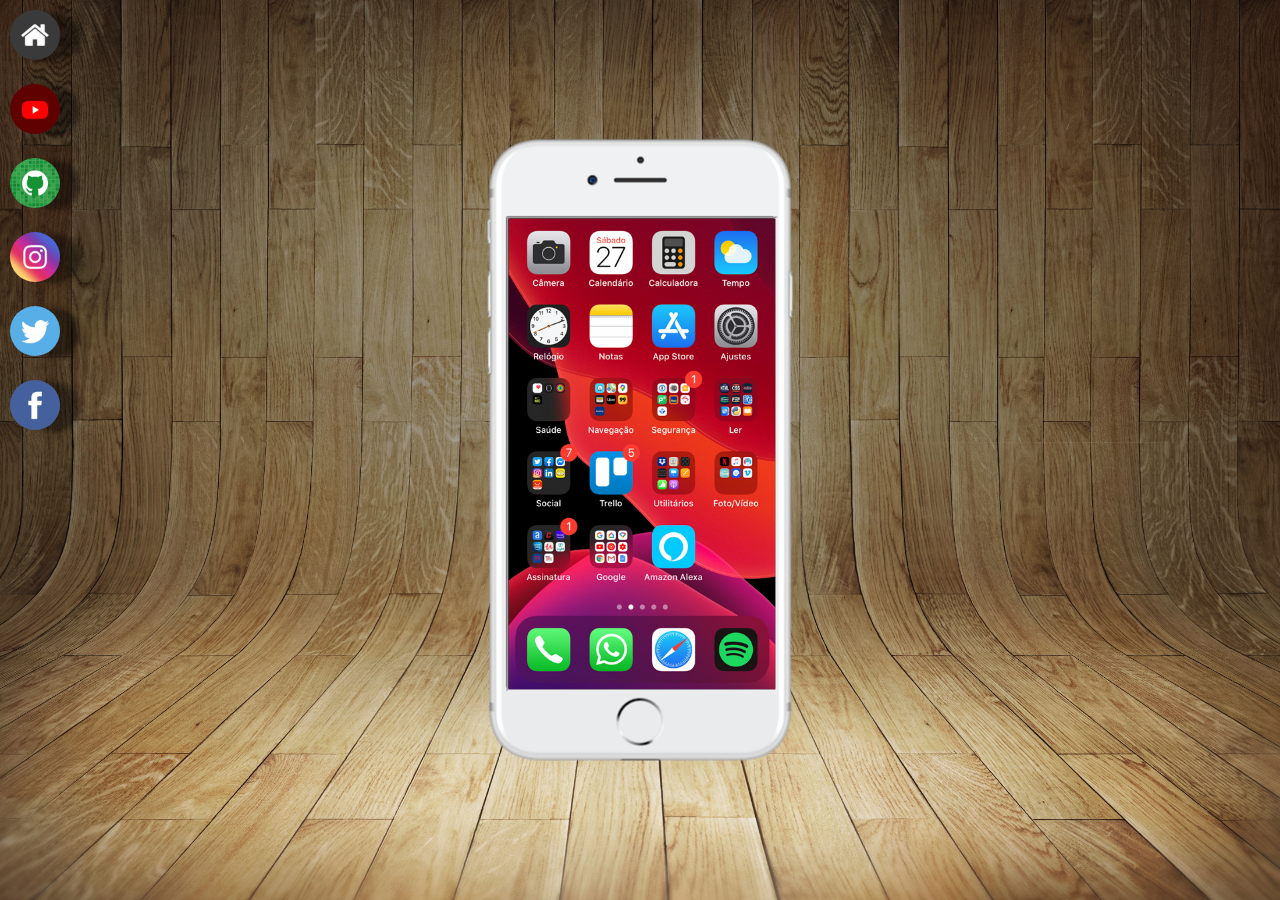
<file: index.html>
<!DOCTYPE html>
<html lang="pt-br">
<head>
    <meta charset="UTF-8">
    <meta http-equiv="X-UA-Compatible" content="IE=edge">
    <meta name="viewport" content="width=device-width, initial-scale=1.0">
    <link rel="shortcut icon" href="favicon.ico" type="image/x-icon">
    <title>Projeto Redes Sociais</title>
    <link rel="stylesheet" href="estilos/style.css">
</head>
<body>
    <main>
        <section id="telefone">
            <iframe src="home.html" name="tela" id="tela" >
                seu navegador não é compatível com isso
            </iframe>
        </section>
           
        <section id="redes-sociais">
            <a href="home.html" target="tela"><img src="imagens/logo-home.jpg" alt="home"></a><br>


            <a href="youtube.html" target="tela"><img src="imagens/logo-youtube.jpg" alt="youtube"></a><br>


            <a href="github.html" target="tela"><img src="imagens/logo-github.jpg" alt="github"></a><br>


        <a href="instagram.html" target="tela"><img src="imagens/logo-instagram.jpg" alt="instagram"></a><br>

        
            <a href="#" target="tela"><img src="imagens/logo-twitter.jpg" alt="twitter"></a><br>

            
            <a href="fecebook.html" target="tela"><img src="imagens/logo-facebook.jpg" alt="facebook"></a><br>
        </section>
    </main>
</html>
</file>
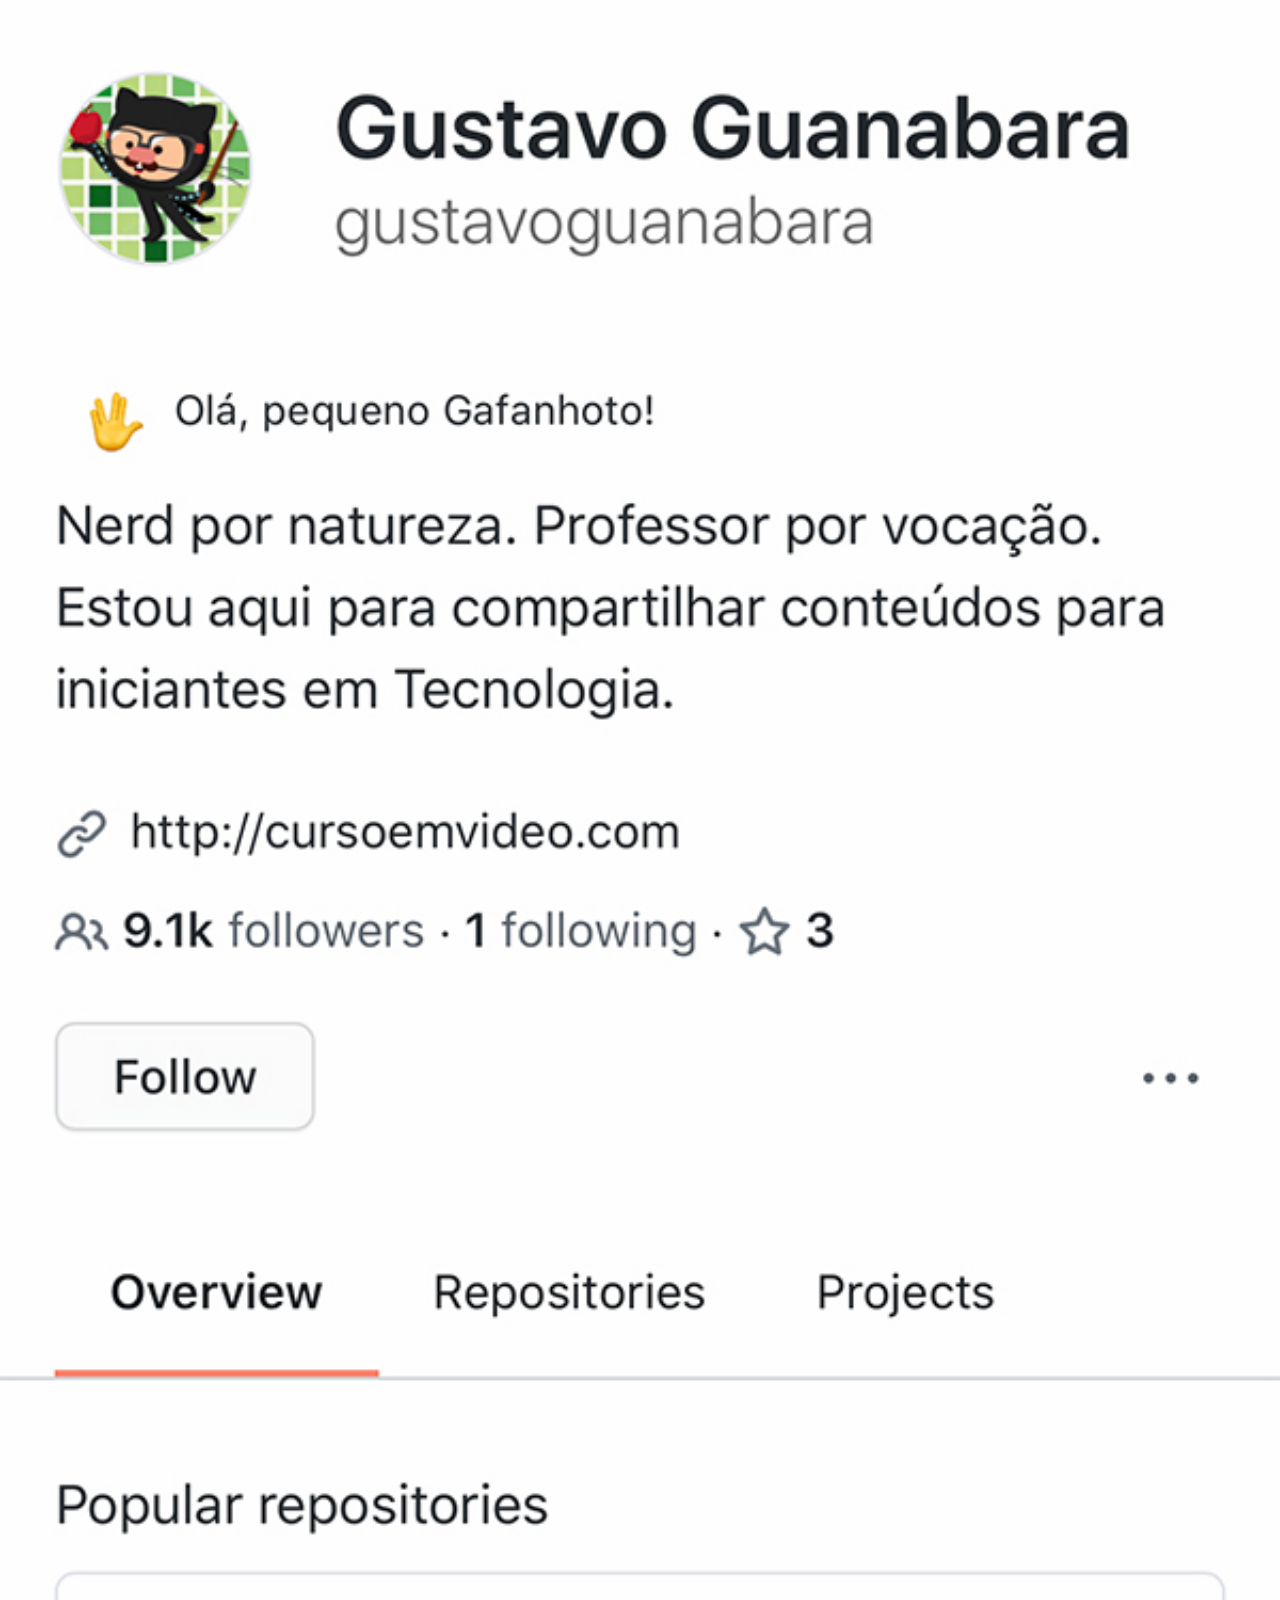
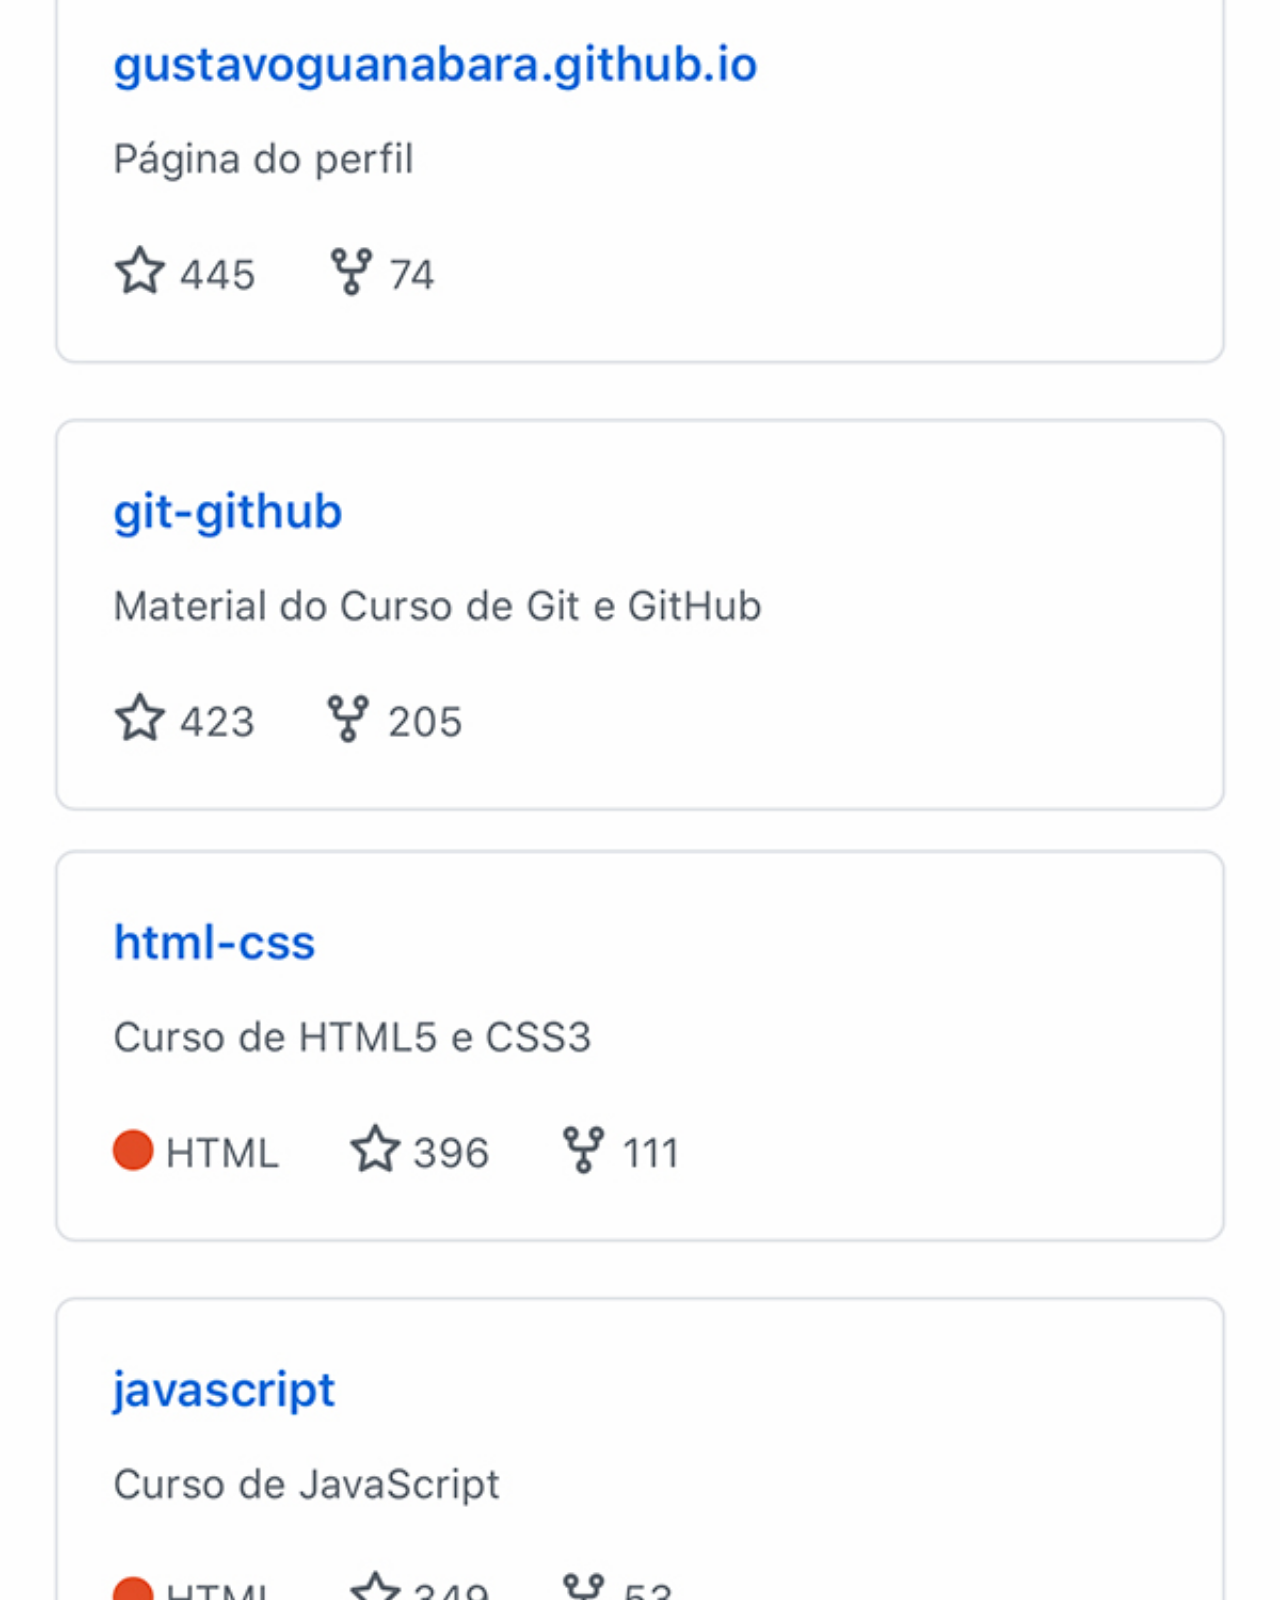
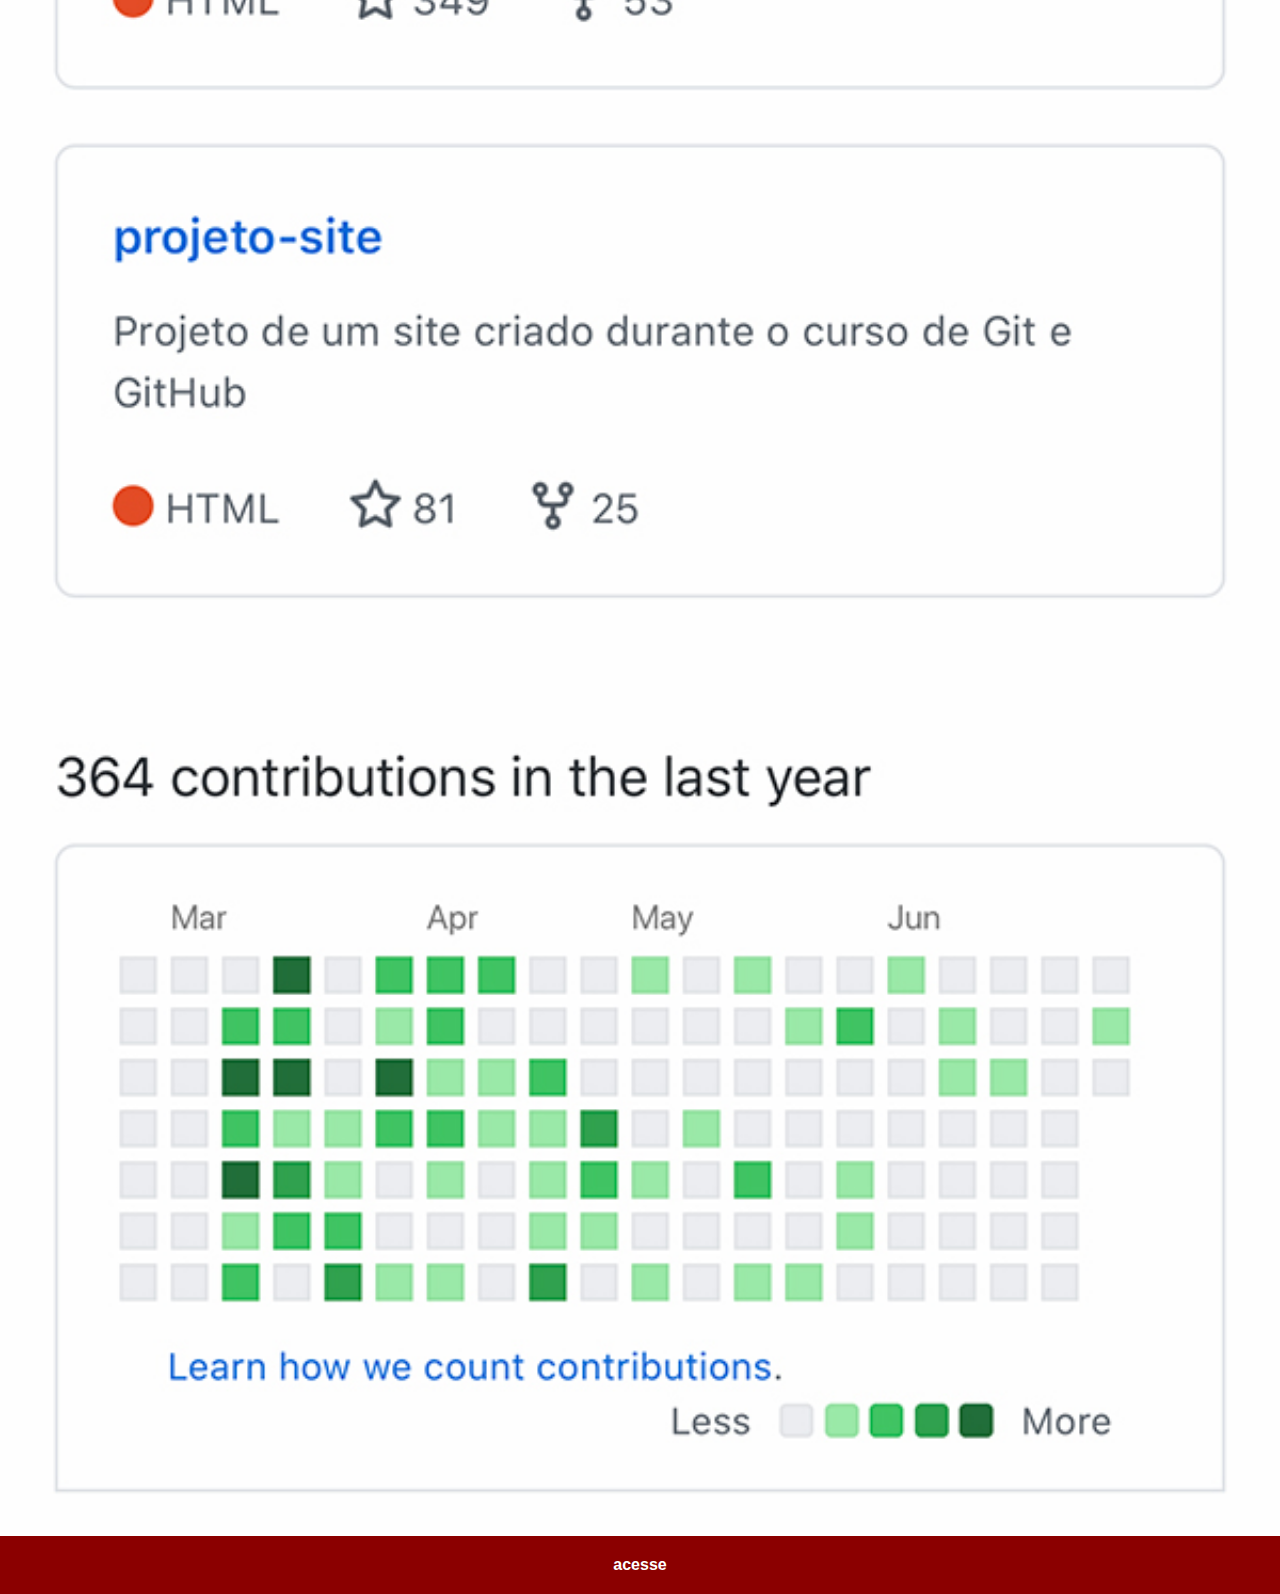
<file: github.html>
<!DOCTYPE html>
<html lang="pt-br">
<head>
    <meta charset="UTF-8">
    <meta http-equiv="X-UA-Compatible" content="IE=edge">
    <meta name="viewport" content="width=device-width, initial-scale=1.0">
    <title>github</title>
    <link rel="stylesheet" href="estilos/social.css">
</head>
<body>

    <img src="imagens/tela-github.jpg" alt="github">
    <a href="https://github.com/gustavoguanabara" target="_blank">acesse</a>
    
</body>
</html>
</file>
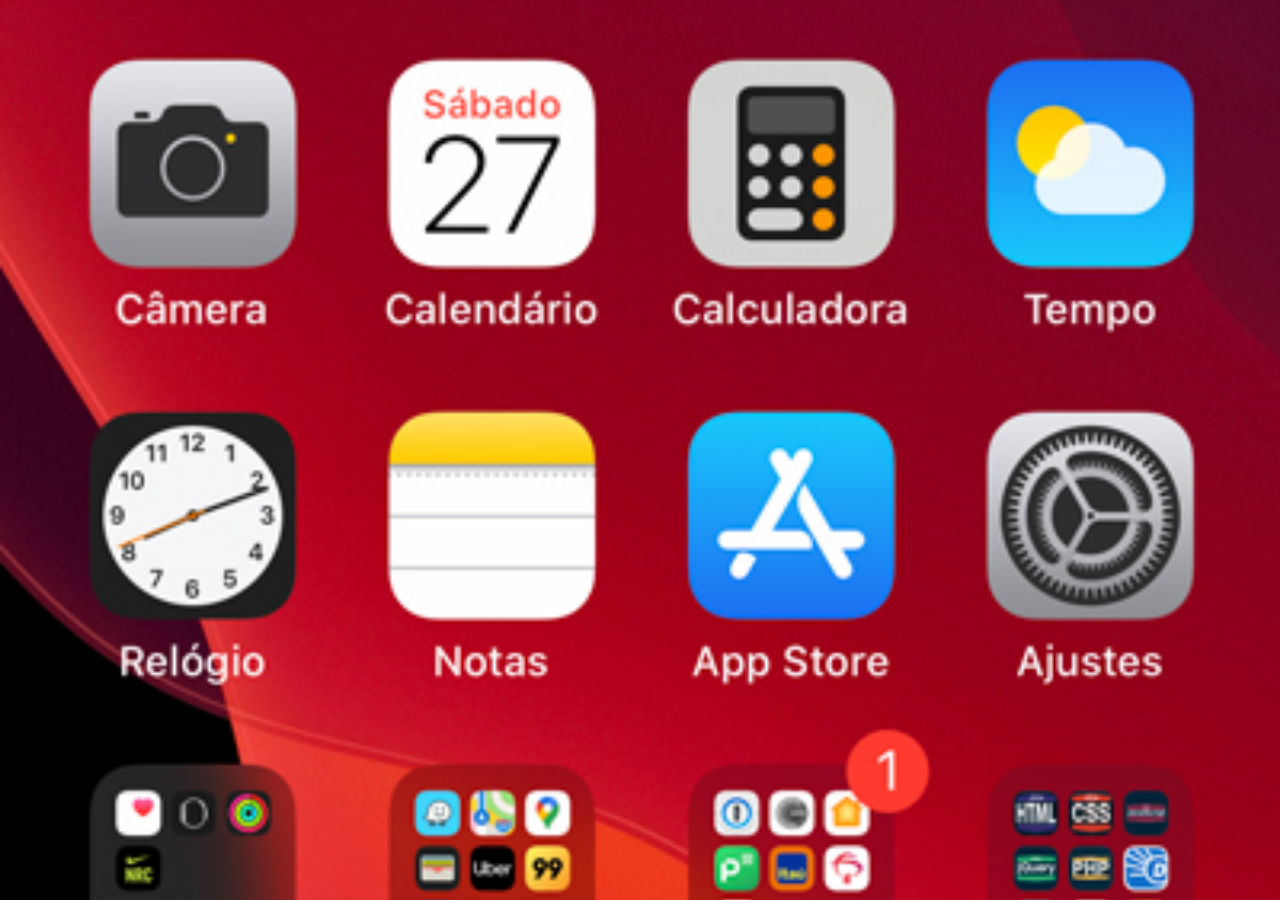
<file: home.html>
<!DOCTYPE html>
<html lang="pt-br">
<head>
    <meta charset="UTF-8">
    <meta http-equiv="X-UA-Compatible" content="IE=edge">
    <meta name="viewport" content="width=device-width, initial-scale=1.0">
    <title>Document</title>
</head>
<style>
    *{margin: 0px;
     padding: 0px;}

     body{
        width: 100vw;
       height: 100vh;
        background: black url("imagens/tela-home.jpg") no-repeat top center;
        background-size: cover;
    }
        
            

</style>
<body>
    
</body>
</html>
</file>
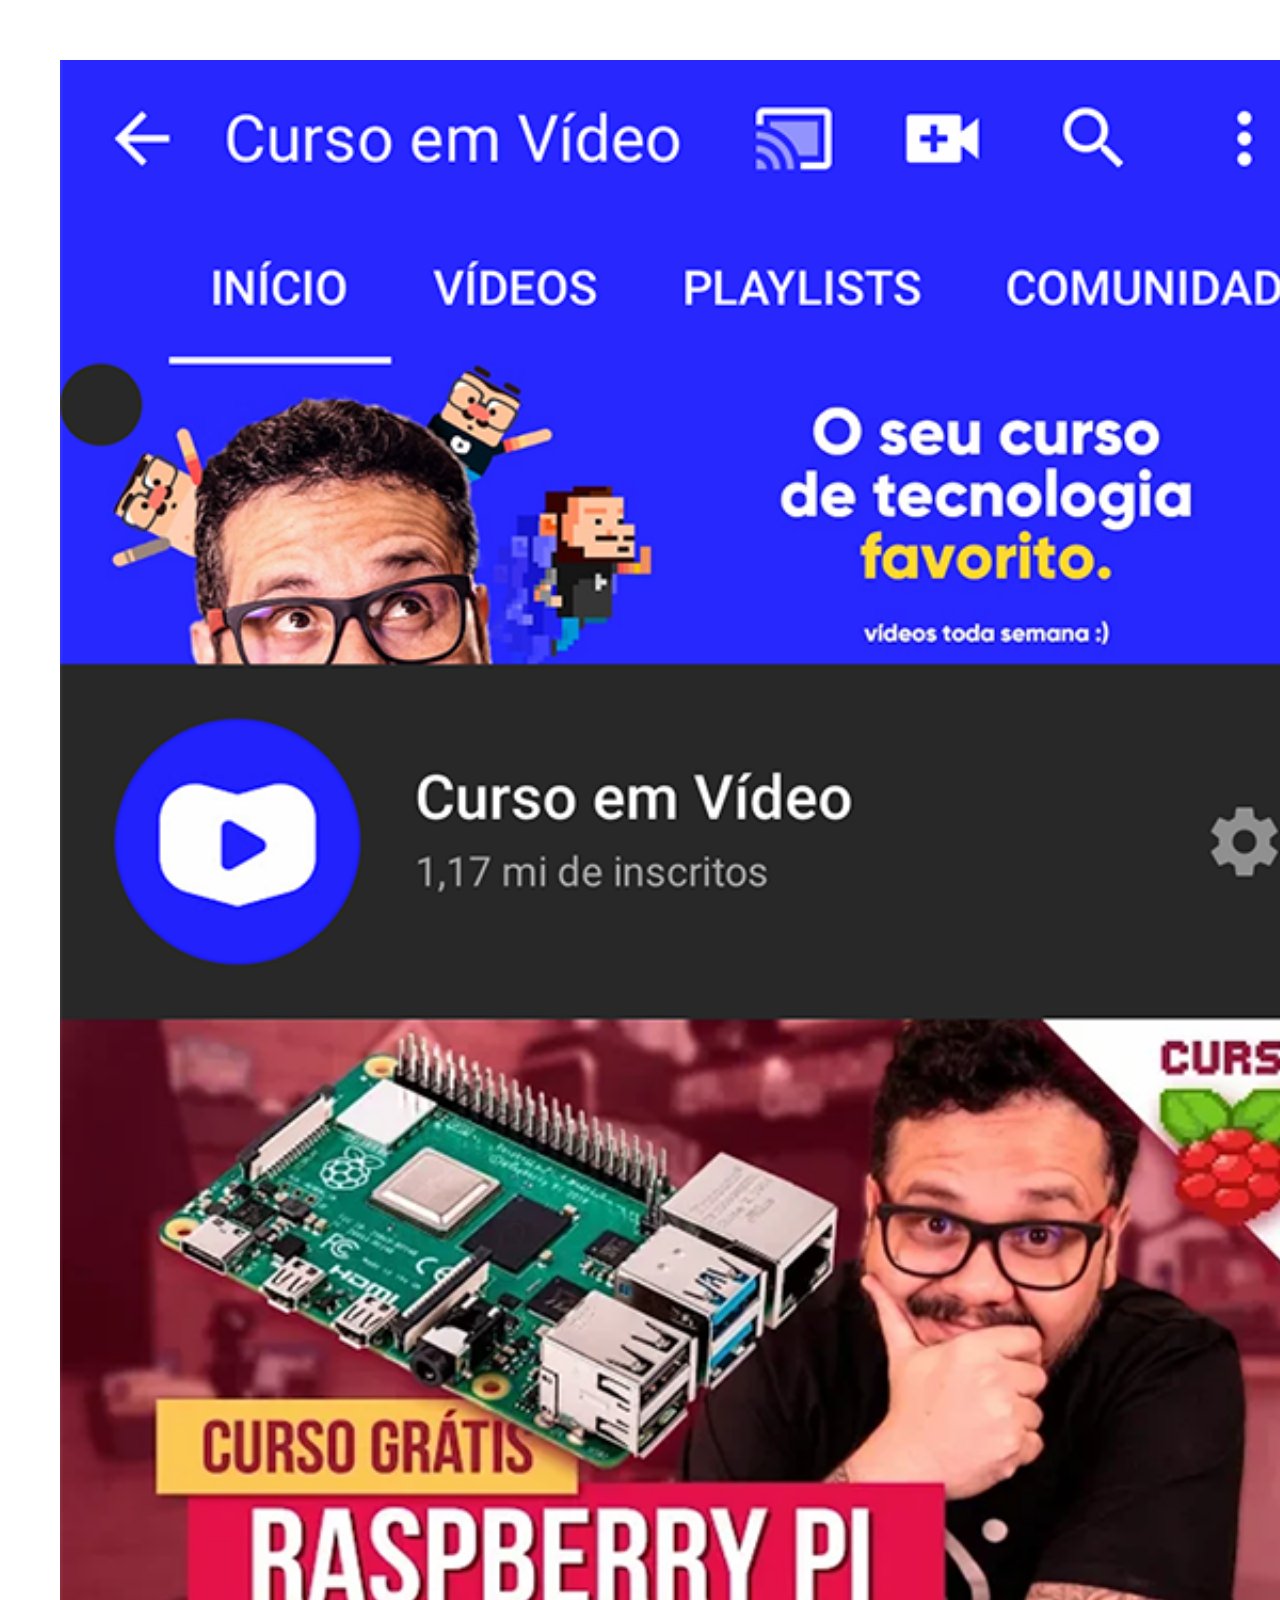
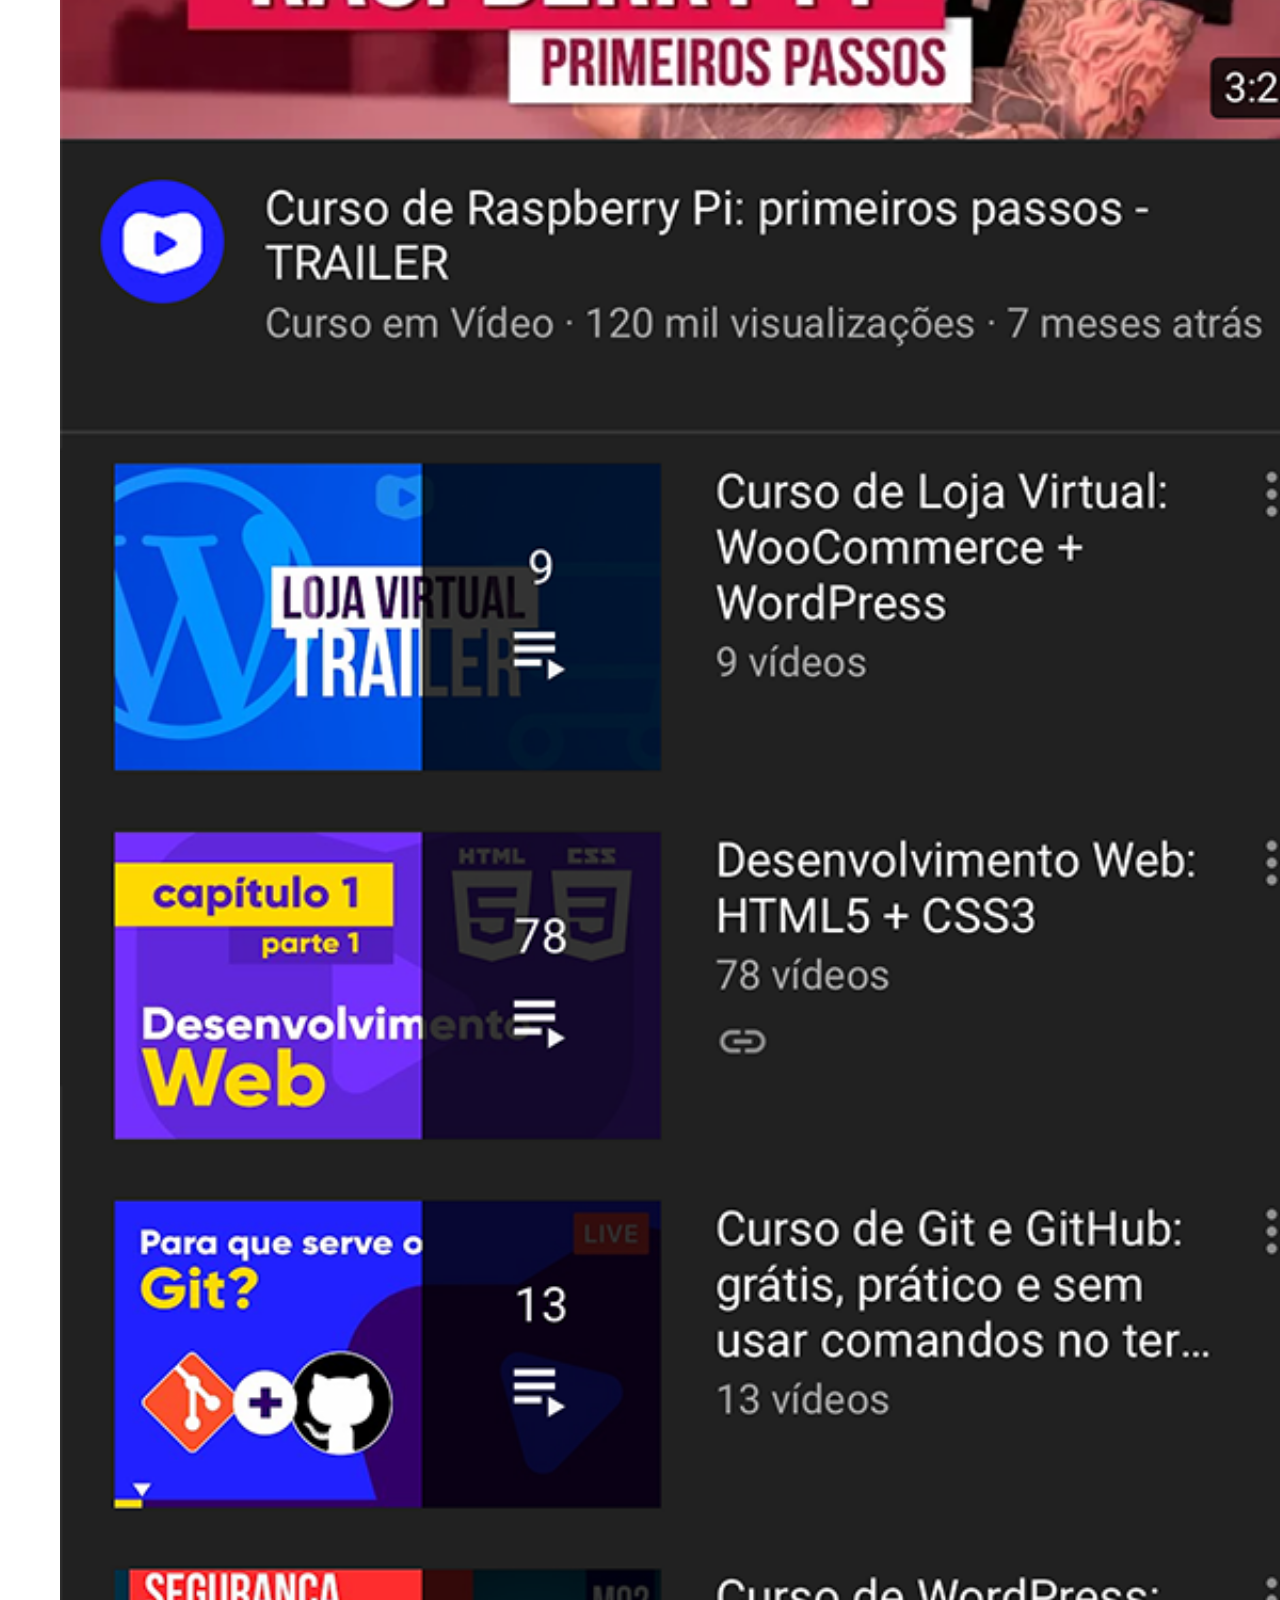
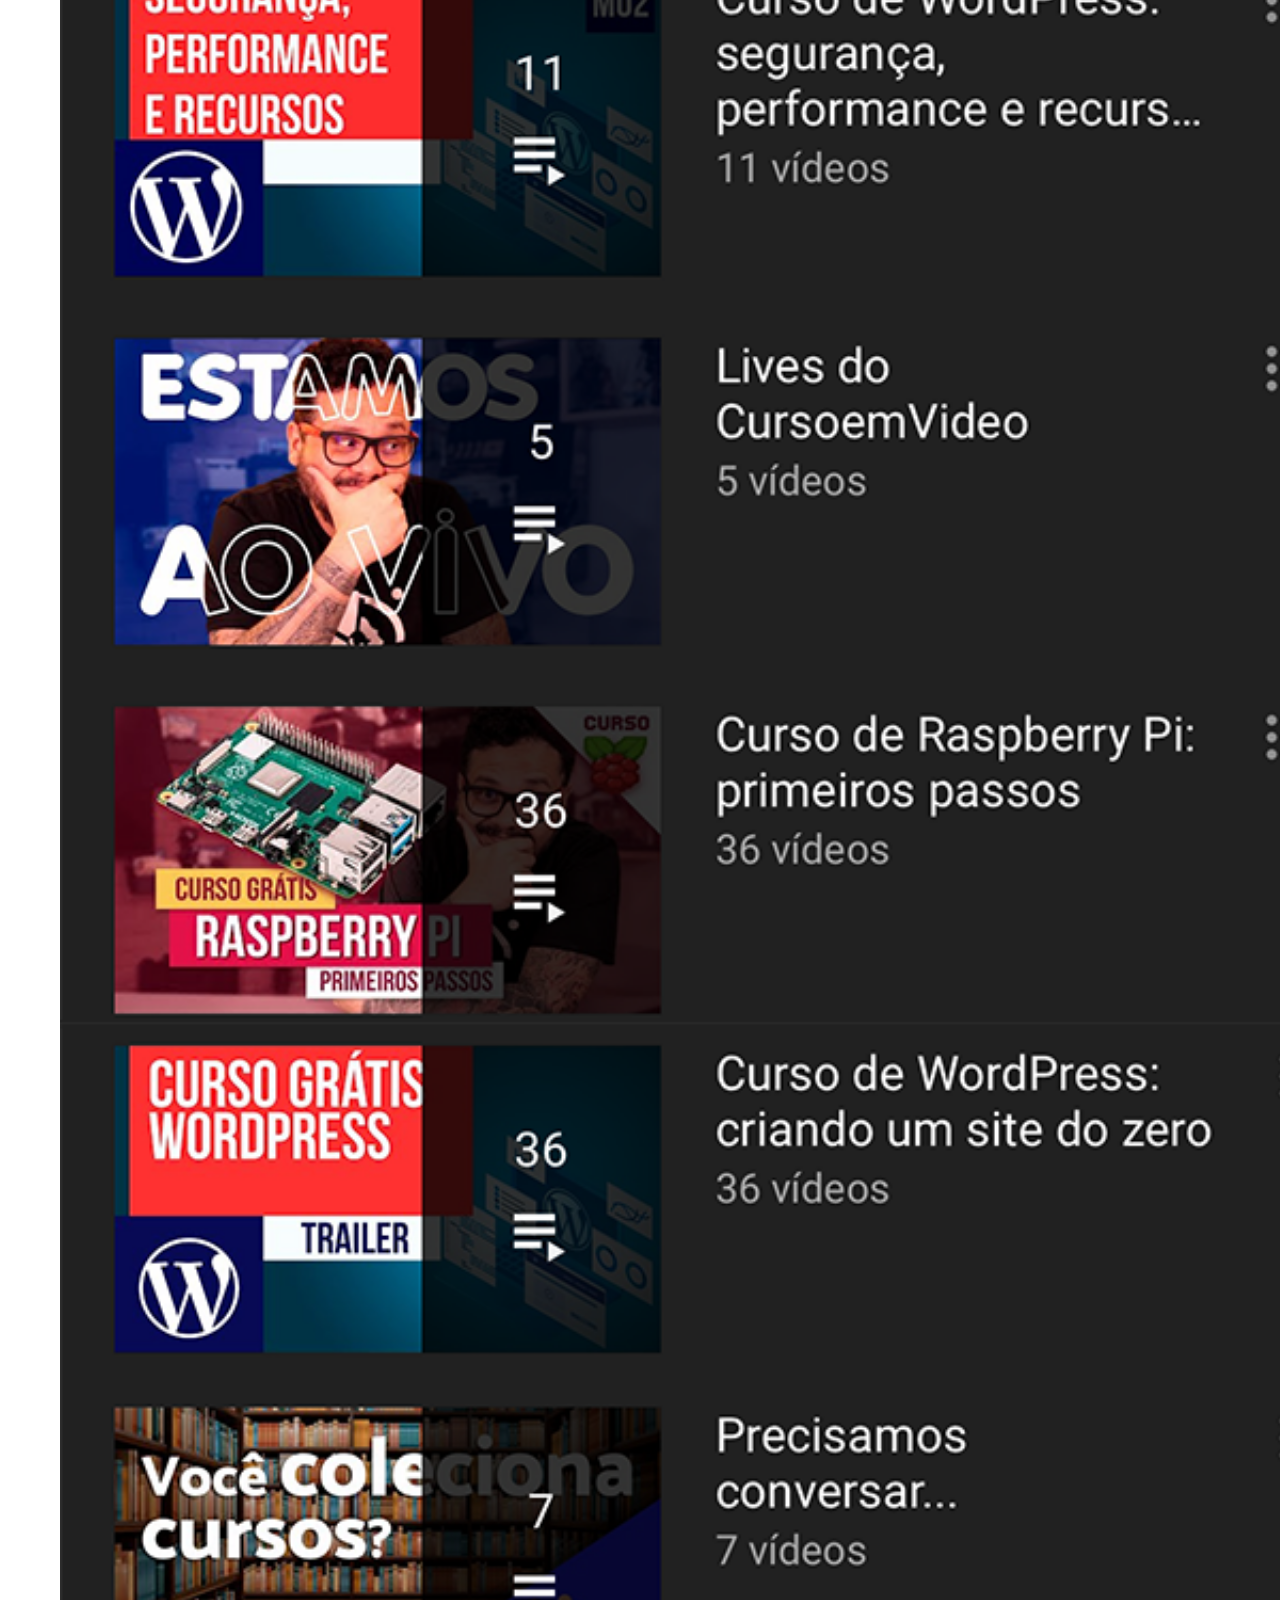
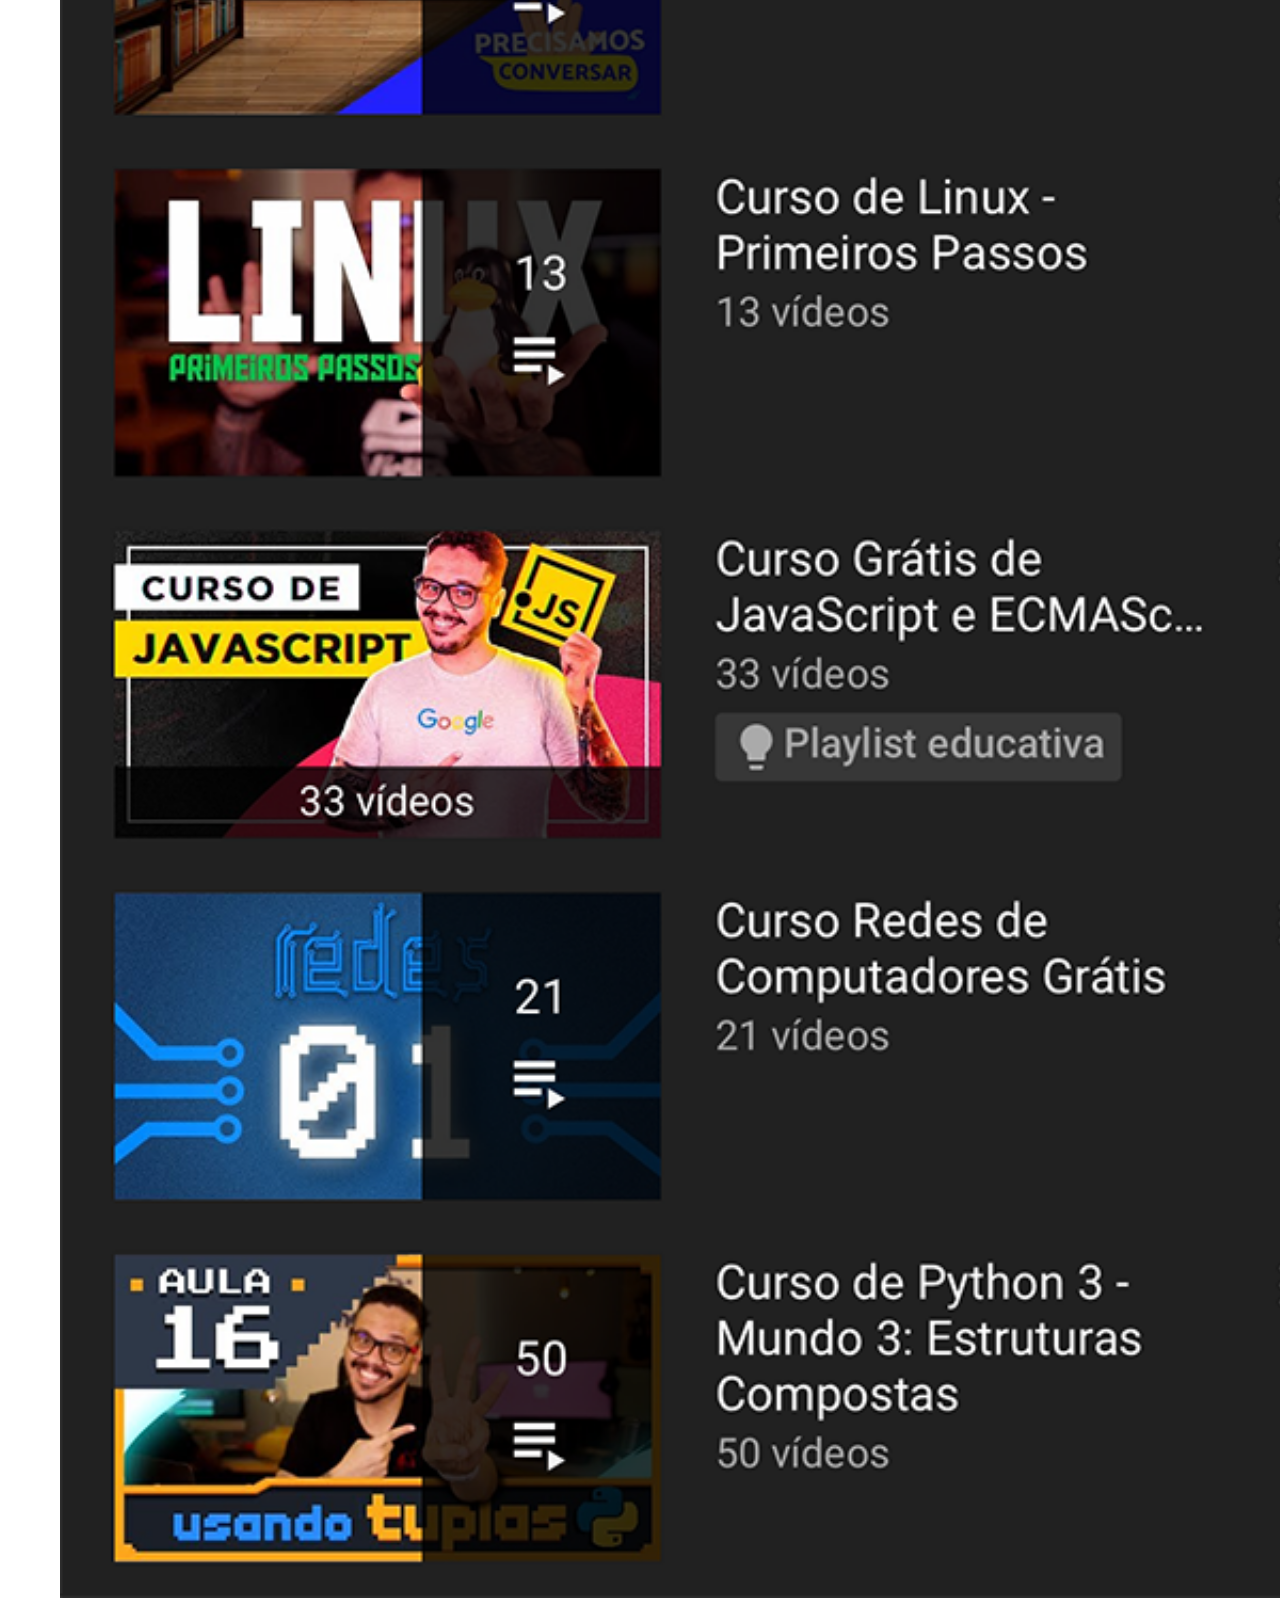
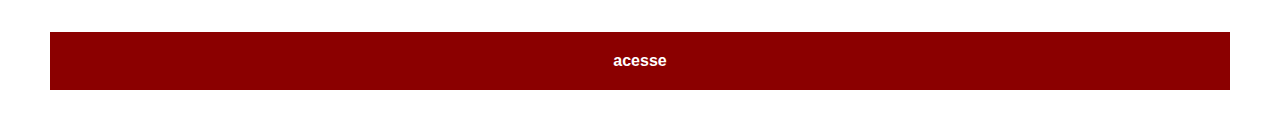
<file: youtube.html>
<!DOCTYPE html>
<html lang="pt-br">
<head>
    <meta charset="UTF-8">
    <meta http-equiv="X-UA-Compatible" content="IE=edge">
    <meta name="viewport" content="width=device-width, initial-scale=1.0">
    <title>Document</title>
</head>
<style>
    *{
        margin: 10px;
        padding: 10px;
        font-family: Arial, Helvetica, sans-serif;
    }

    ::-webkit-scrollbar {
        margin: 0px;
        padding: 0px;
    }

    img{
        width: 100vw;
    }

    a{
        display: block;
        background-color: darkred;
        color: white;
        padding: 20px;
        text-align: center;
        font-weight: bolder;
        text-decoration: none;

    }
</style>
<body>
    <img src="imagens/tela-youtube.png" alt="youtube">
    <a href="https://www.youtube.com/c/CursoemV%C3%ADdeo/playlists" target="_blank">acesse</a>
</body>
</html>
</file>
<file: estilos/style.css>
@charset "UTF-8";

*{margin: 0px;
 padding: 0px;
font-family: Arial, Helvetica, sans-serif;}

html,body{
    height: 100vh;
    width: 100vw;
    background-color: black;
}
body{
    background: url('../imagens/fundo-madeira.jpg') no-repeat top center;
    background-size: cover;
    background-attachment: fixed;
}

main{
    height: 100vh;
    position: relative;
    
}

section#telefone{
    position: absolute;
    top: 50%;
    left: 50%;
    transform: translate(-50%, -50%);
    
    height: 627px;
    width: 311px;
    background: url(../imagens/frame-iphone.png) no-repeat;
    background-attachment: fixed;
}

iframe#tela{
    position: relative;
    top: 80px;
    left: 22px;
    width: 267px;
    height: 471px;
    background-attachment: cover;
}

section#redes-sociais{
   display: inline-block;
   text-align: right;
}

section#redes-sociais img{
    width: 50px;
    margin: 10px;
    border-radius: 50%;
    box-shadow: 20px 2px 5px rgba(0, 0, 0, 0.400);
    box-sizing: border-box;
}

section#redes-sociais img:hover{
    border: 2px solid rgba(255, 255, 255, 0.604);
    transform: translate(-3px, -3px);
    transition: trasform 0.5s;
}
</file>
<file: estilos/social.css>
@charset "UTF-8";

*{
    margin: 0px;
    padding: 0px;
    font-family: Arial, Helvetica, sans-serif;
}

::-webkit-scrollbar {
    margin: 0px;
    padding: 0px;
}

img{
    width: 100vw;
    
}

a{
    display: block;
    background-color: darkred;
    color: white;
    padding: 20px;
    text-align: center;
    font-weight: bolder;
    text-decoration: none;
}
</file>
